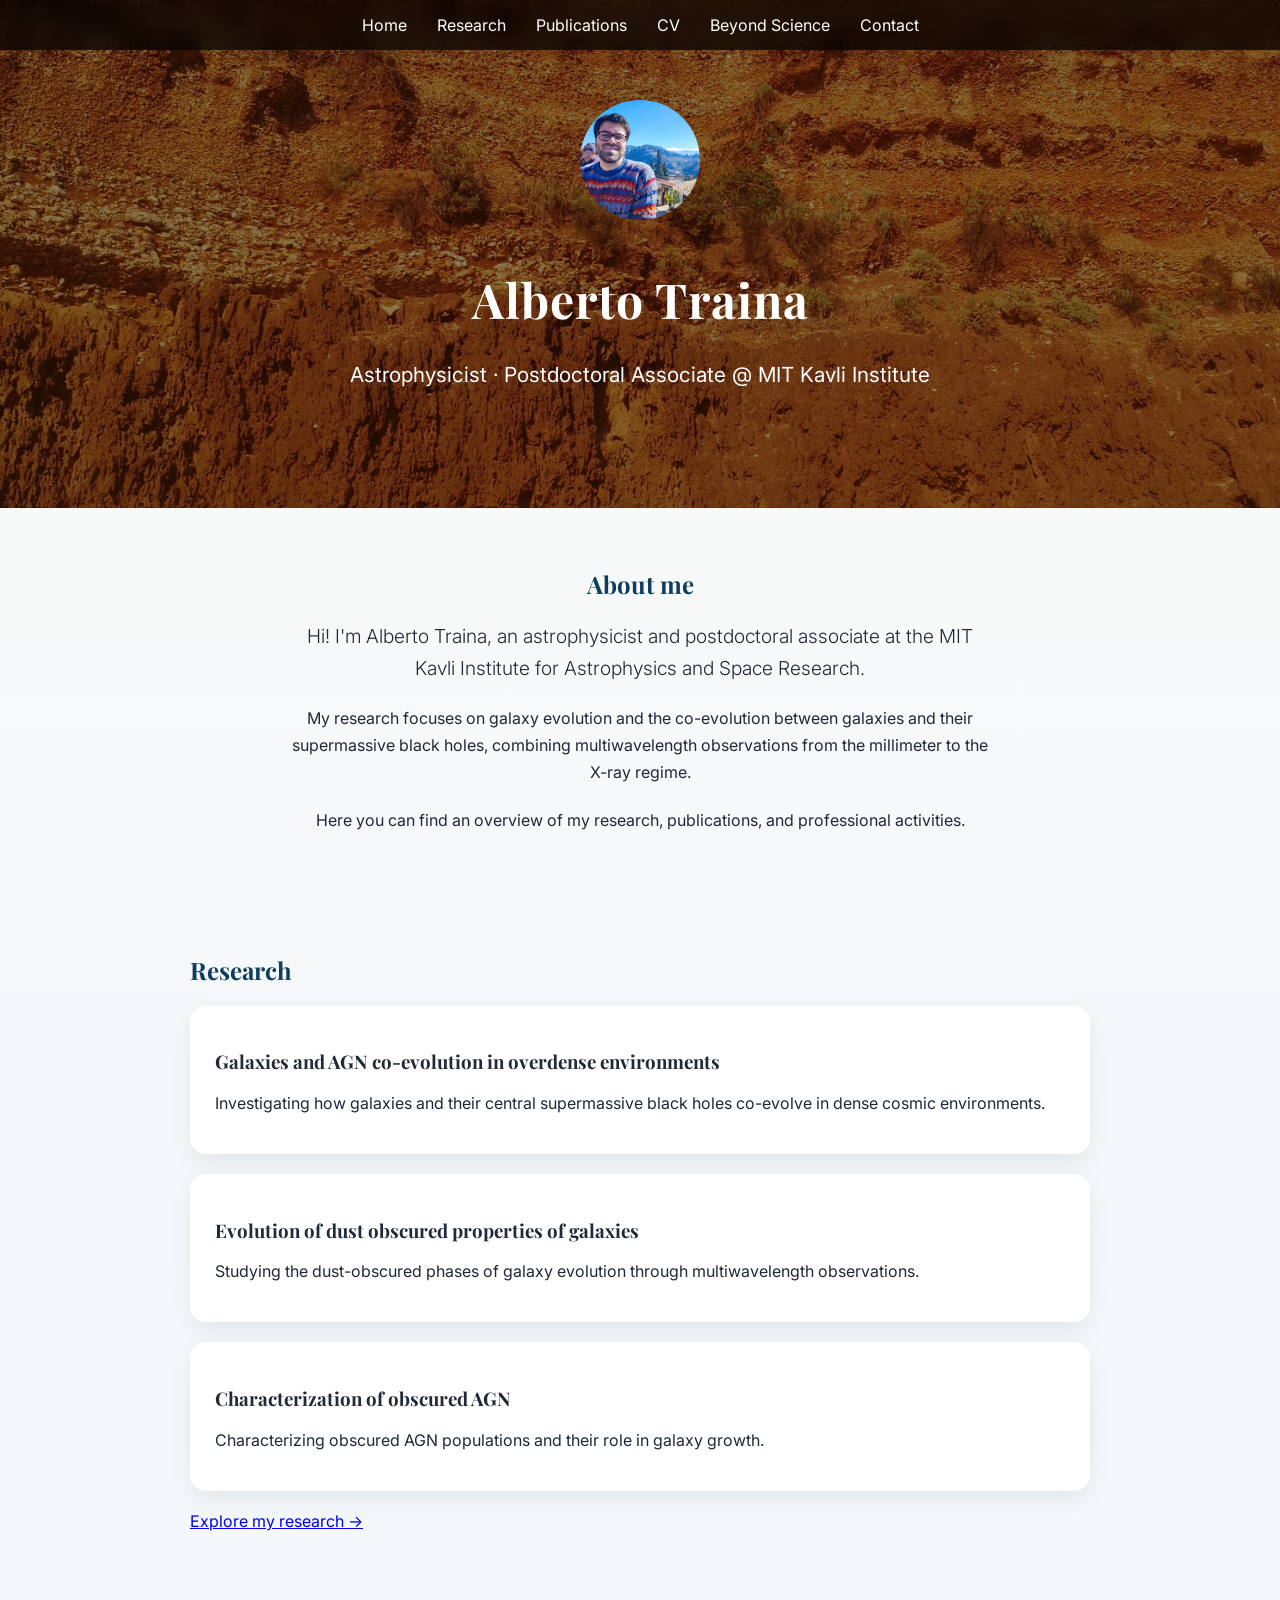
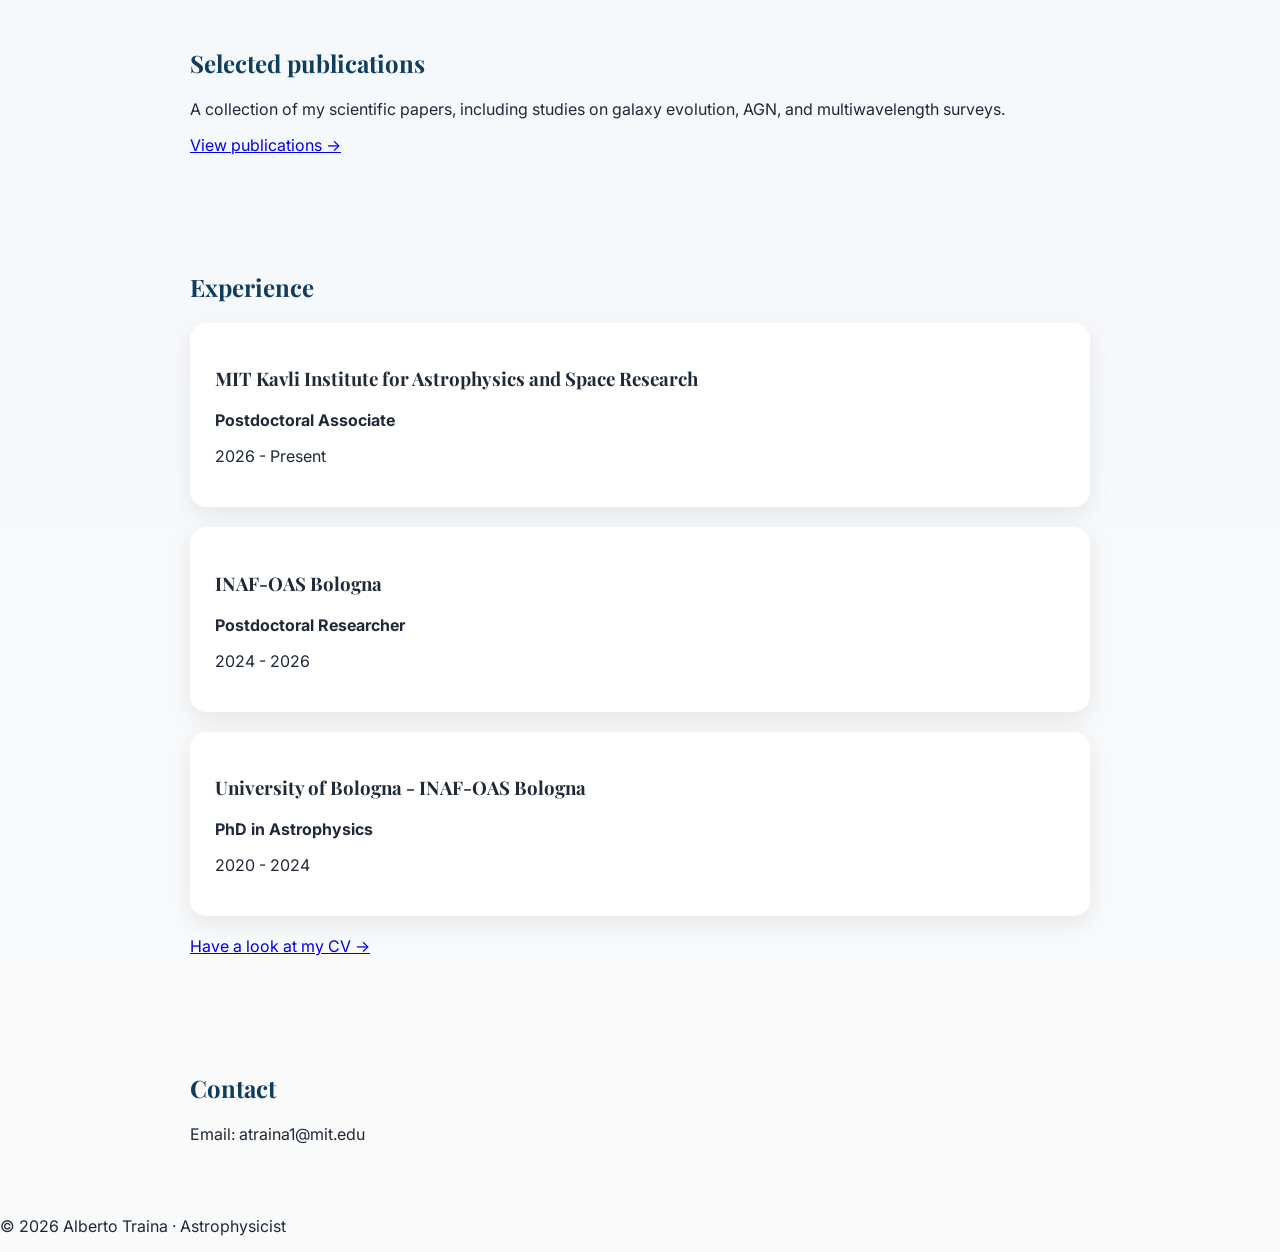
<file: index.html>
<!DOCTYPE html>
<html lang="it">
<head>
    <meta charset="UTF-8">
    <meta name="viewport" content="width=device-width, initial-scale=1.0">
    <title>Alberto Traina personal website</title>

    <link rel="preconnect" href="https://fonts.googleapis.com">
    <link rel="preconnect" href="https://fonts.gstatic.com" crossorigin>

    <link href="https://fonts.googleapis.com/css2?family=Inter:wght@300;400;500;600;700&family=Playfair+Display:wght@600;700&display=swap" rel="stylesheet">    
    <link rel="stylesheet" href="style.css">
</head>

<body>

<nav>
    <ul>
        <li><a href="index.html">Home</a></li>
        <li><a href="research.html">Research</a></li>
        <li><a href="publications.html">Publications</a></li>
        <li><a href="cv.html">CV</a></li>
        <li><a href="beyond.html">Beyond Science</a></li>
        <li><a href="contact.html">Contact</a></li>
    </ul>
</nav>

<header>
    <img src="images/alberto.jpg" alt="Alberto Traina">
    <h1>Alberto Traina</h1>
    <p>Astrophysicist · Postdoctoral Associate @ MIT Kavli Institute</p>
</header>

<section id="about">
    <h2>About me</h2>

    <p>
        Hi! I'm Alberto Traina, an astrophysicist and postdoctoral associate
        at the MIT Kavli Institute for Astrophysics and Space Research.
    </p>

    <p>
        My research focuses on galaxy evolution and the co-evolution between
        galaxies and their supermassive black holes, combining multiwavelength
        observations from the millimeter to the X-ray regime.
    </p>

    <p>
        Here you can find an overview of my research, publications,
        and professional activities.
    </p>

</section>

<section id="research">
    <h2>Research</h2>

    <div class="card">
        <h3>Galaxies and AGN co-evolution in overdense environments</h3>
        <p>
            Investigating how galaxies and their central supermassive black holes
            co-evolve in dense cosmic environments.
        </p>
    </div>

    <div class="card">
        <h3>Evolution of dust obscured properties of galaxies</h3>
        <p>
            Studying the dust-obscured phases of galaxy evolution through
            multiwavelength observations.
        </p>
    </div>

    <div class="card">
        <h3>Characterization of obscured AGN</h3>
        <p>
            Characterizing obscured AGN populations and their role in galaxy growth.
        </p>
    </div>    

    <p>
        <a href="research.html">Explore my research →</a>
    </p>

</section>


<section id="Publications">
<h2>Selected publications</h2>

<p>
A collection of my scientific papers, including studies on galaxy
evolution, AGN, and multiwavelength surveys.
</p>

</div>

<p>
<a href="publications.html">View publications →</a>
</p>

</section>


<section id="experience">

    <h2>Experience</h2>

    <div class="card">

        <h3>MIT Kavli Institute for Astrophysics and Space Research</h3>
        <p>
            <strong>Postdoctoral Associate</strong>
        </p>
        <p>
            2026 - Present
        </p>

    </div>


    <div class="card">

        <h3>INAF-OAS Bologna</h3>
        <p>
            <strong>Postdoctoral Researcher</strong>
        </p>
        <p>
            2024 - 2026
        </p>

    </div>


    <div class="card">

        <h3>University of Bologna - INAF-OAS Bologna</h3>
        <p>
            <strong>PhD in Astrophysics</strong>
        </p>
        <p>
            2020 - 2024
        </p>

    </div>

<p>
<a href="cv.html">Have a look at my CV →</a>
</p>    

</section>



<section id="contact">
    <h2>Contact</h2>

    <p>Email: atraina1@mit.edu</p>
</section>

<footer>

<p>
© 2026 Alberto Traina · Astrophysicist
</p>

</footer>

<script src="script.js"></script>

</body>
</html>
</file>
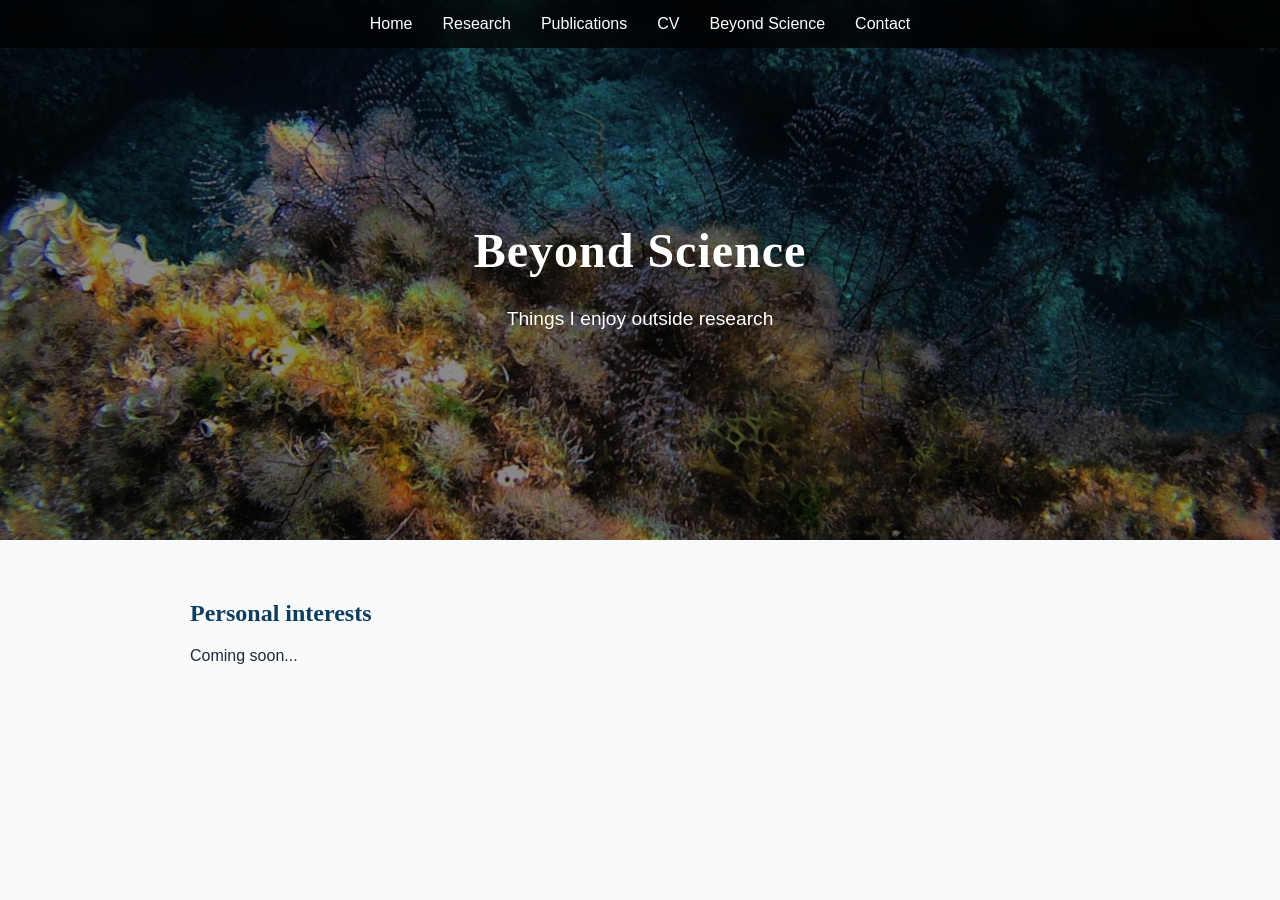
<file: beyond.html>
<!DOCTYPE html>
<html lang="en">

<head>

<meta charset="UTF-8">
<meta name="viewport" content="width=device-width, initial-scale=1.0">

<title>Beyond Science | Alberto Traina</title>

<link rel="stylesheet" href="style.css">

</head>


<body>


<nav>
<ul>

<li><a href="index.html">Home</a></li>
<li><a href="research.html">Research</a></li>
<li><a href="publications.html">Publications</a></li>
<li><a href="cv.html">CV</a></li>
<li><a href="beyond.html">Beyond Science</a></li>
<li><a href="contact.html">Contact</a></li>

</ul>
</nav>


<header class="page-header beyond-header">

<h1>Beyond Science</h1>

<p>
Things I enjoy outside research
</p>

</header>


<section>

<h2>Personal interests</h2>

<p>
Coming soon...
</p>

</section>


</body>

</html>
</file>
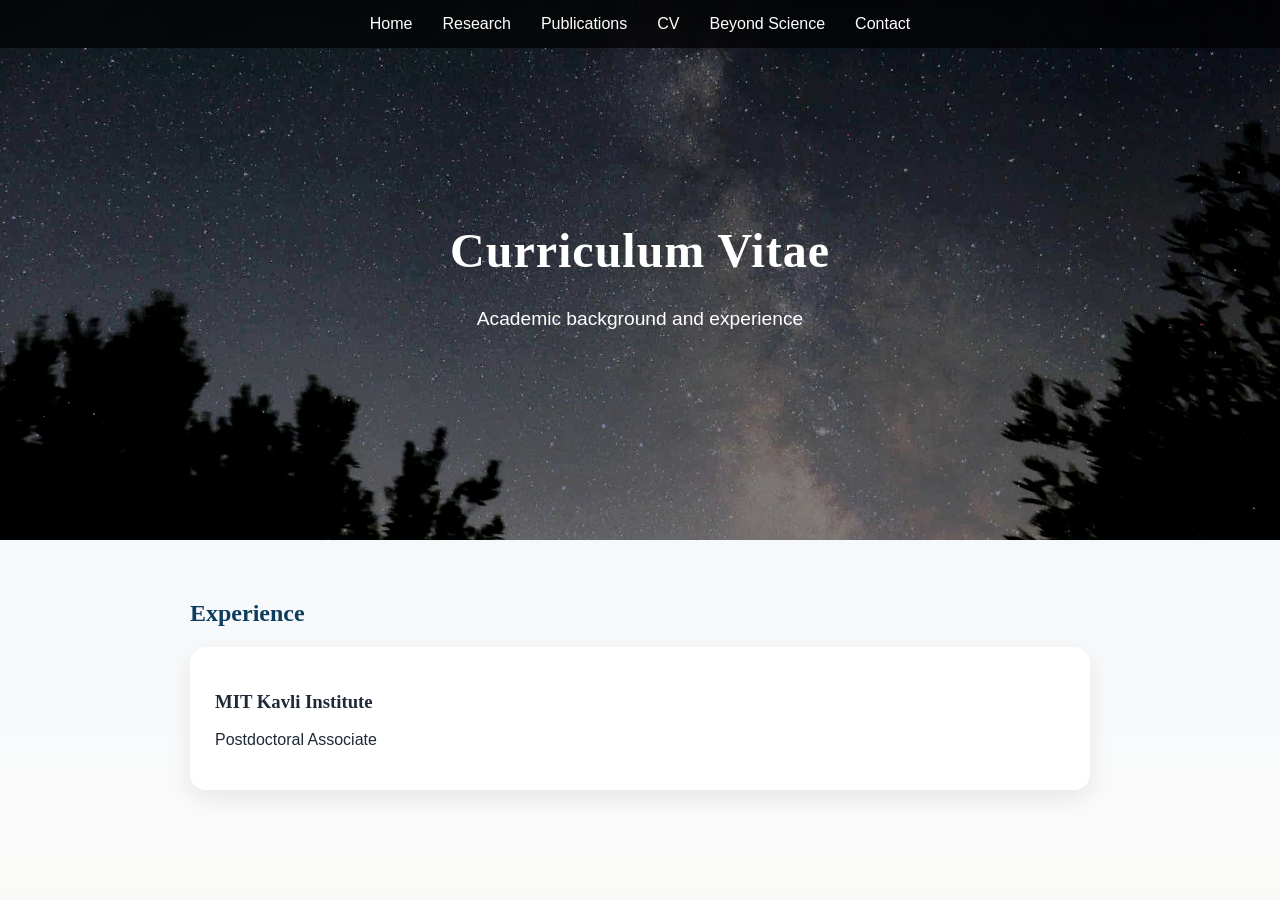
<file: cv.html>
<!DOCTYPE html>
<html lang="en">

<head>

<meta charset="UTF-8">
<meta name="viewport" content="width=device-width, initial-scale=1.0">

<title>CV | Alberto Traina</title>

<link rel="stylesheet" href="style.css">

</head>


<body>


<nav>
<ul>

<li><a href="index.html">Home</a></li>
<li><a href="research.html">Research</a></li>
<li><a href="publications.html">Publications</a></li>
<li><a href="cv.html">CV</a></li>
<li><a href="beyond.html">Beyond Science</a></li>
<li><a href="contact.html">Contact</a></li>

</ul>
</nav>


<header class="page-header cv-header">

<h1>Curriculum Vitae</h1>

<p>
Academic background and experience
</p>

</header>


<section>

<h2>Experience</h2>


<div class="card">

<h3>MIT Kavli Institute</h3>

<p>
Postdoctoral Associate
</p>

</div>


</section>


</body>

</html>
</file>
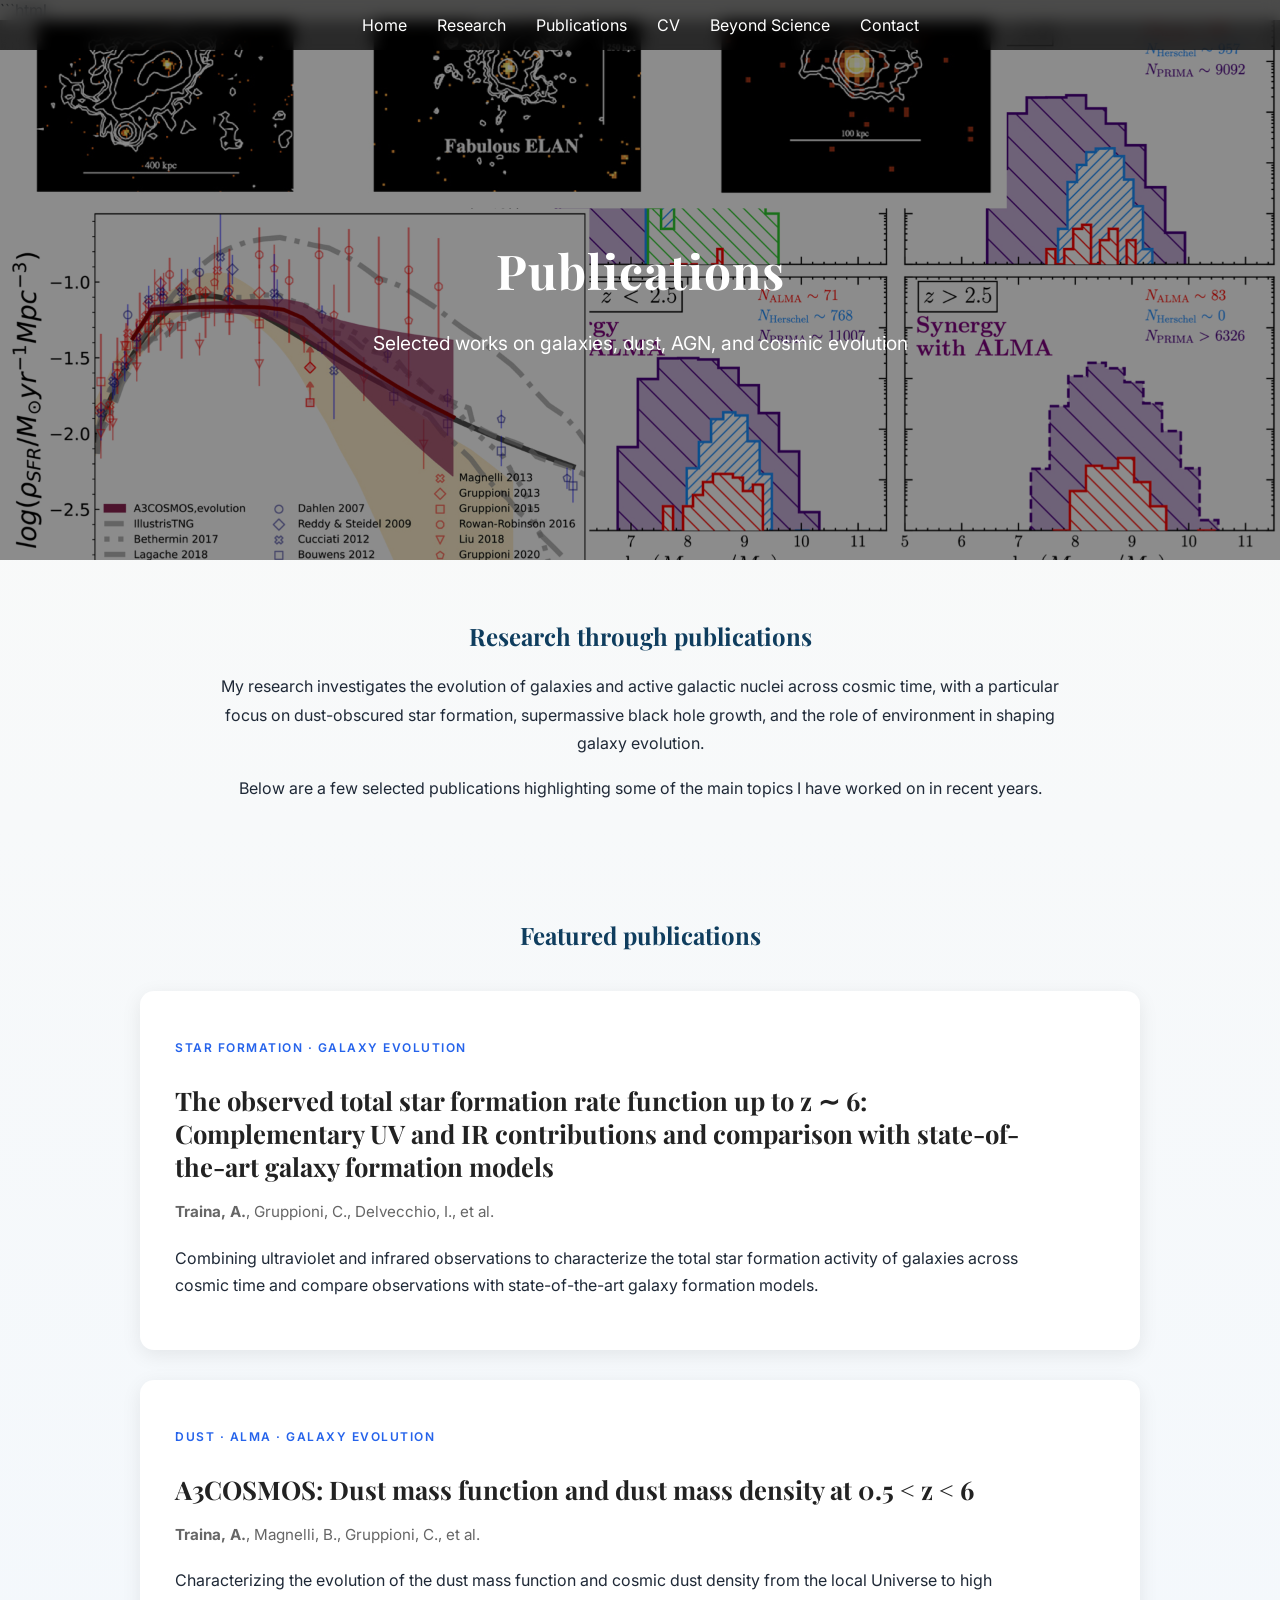
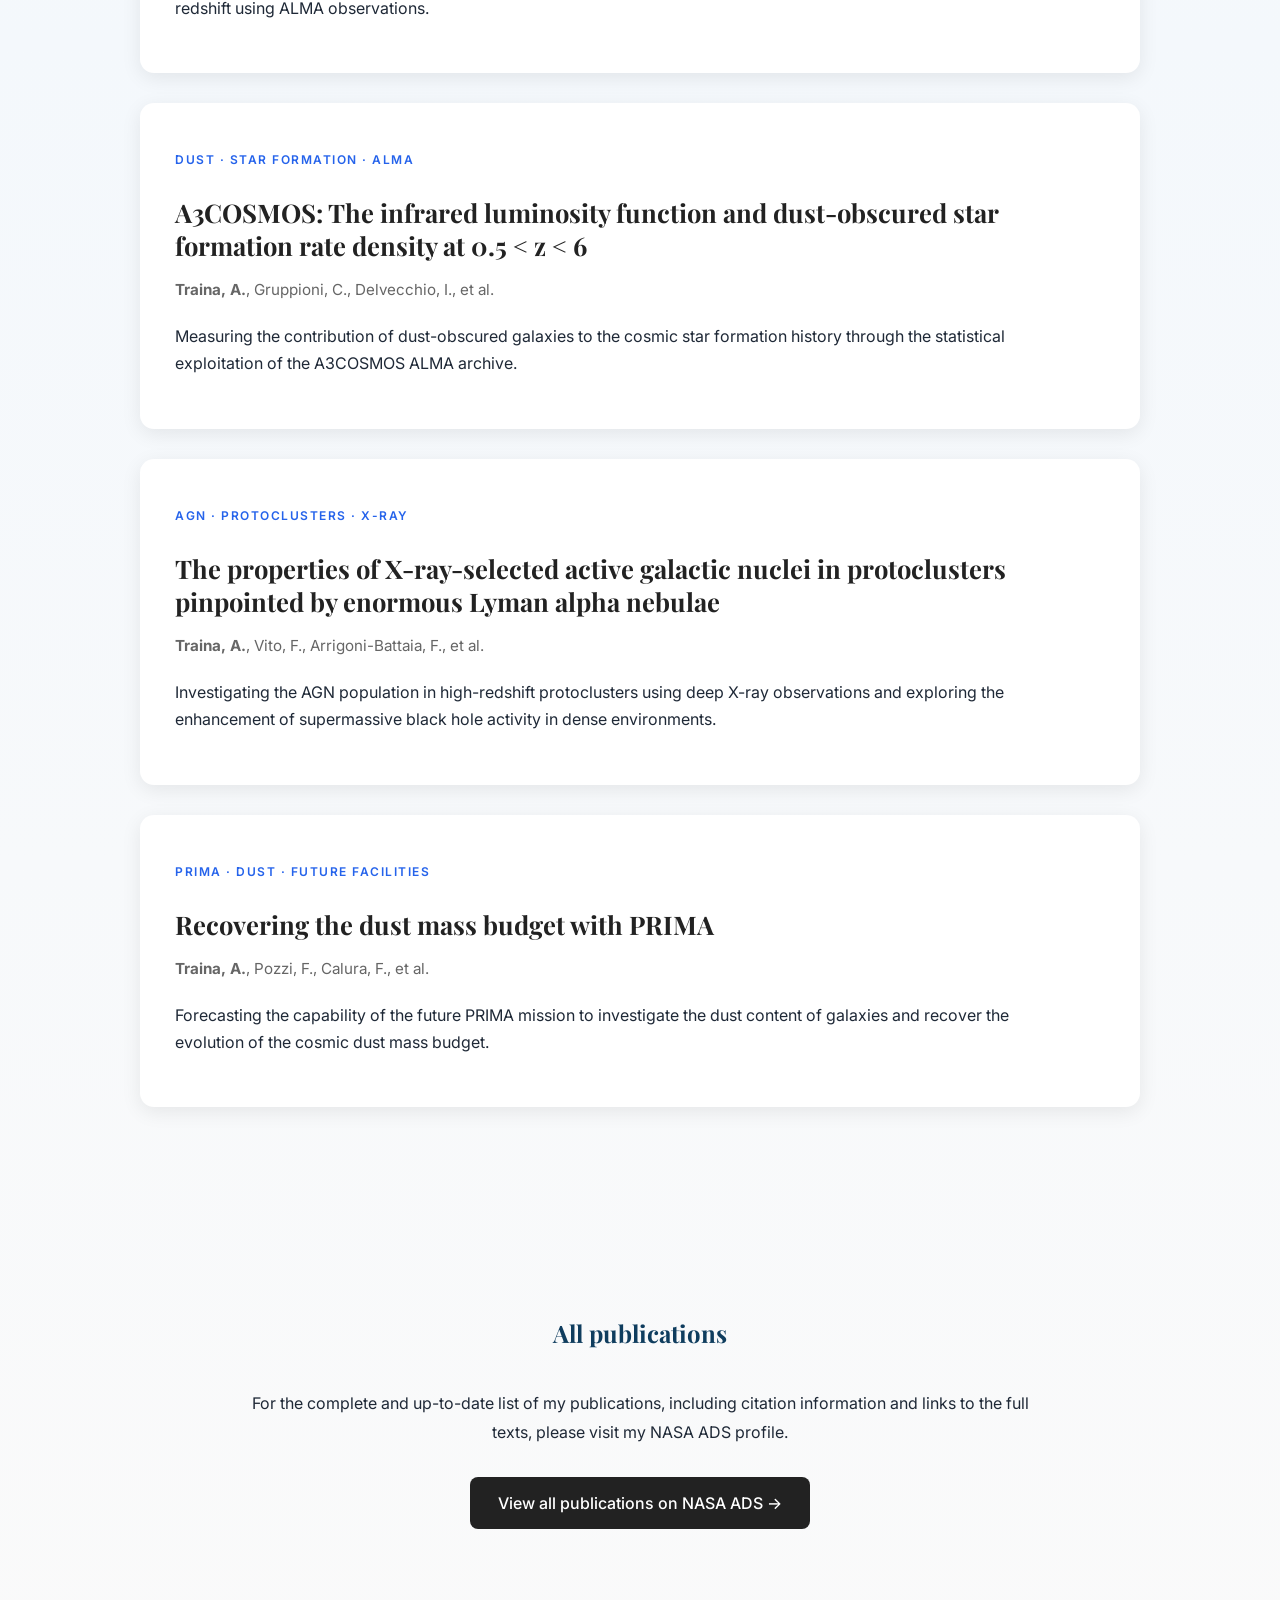
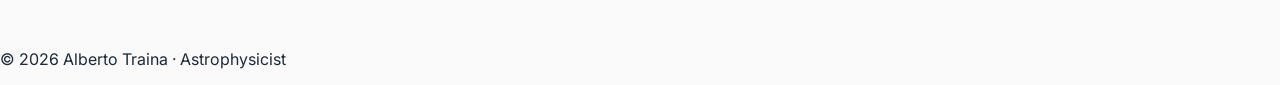
<file: publications.html>
```html
<!DOCTYPE html>
<html lang="en">

<head>

    <meta charset="UTF-8">
    <meta name="viewport" content="width=device-width, initial-scale=1.0">

    <title>Publications | Alberto Traina</title>

    <link rel="preconnect" href="https://fonts.googleapis.com">
    <link rel="preconnect" href="https://fonts.gstatic.com" crossorigin>

    <link href="https://fonts.googleapis.com/css2?family=Inter:wght@300;400;500;600;700&family=Playfair+Display:wght@600;700&display=swap"
          rel="stylesheet">

    <link rel="stylesheet" href="style.css">

</head>


<body>


<!-- =========================
     NAVIGATION
========================= -->

<nav>

    <ul>

        <li><a href="index.html">Home</a></li>

        <li><a href="research.html">Research</a></li>

        <li><a href="publications.html">Publications</a></li>

        <li><a href="cv.html">CV</a></li>

        <li><a href="beyond.html">Beyond Science</a></li>

        <li><a href="contact.html">Contact</a></li>

    </ul>

</nav>



<!-- =========================
     HEADER
========================= -->

<header class="page-header publications-header">

    <h1>Publications</h1>

    <p>
        Selected works on galaxies, dust, AGN, and cosmic evolution
    </p>

</header>



<!-- =========================
     INTRODUCTION
========================= -->

<section class="publications-intro">

    <h2>Research through publications</h2>

    <p>
        My research investigates the evolution of galaxies and active
        galactic nuclei across cosmic time, with a particular focus on
        dust-obscured star formation, supermassive black hole growth,
        and the role of environment in shaping galaxy evolution.
    </p>

    <p>
        Below are a few selected publications highlighting some of the
        main topics I have worked on in recent years.
    </p>

</section>



<!-- =========================
     FEATURED PUBLICATIONS
========================= -->

<section class="featured-publications">

    <h2>Featured publications</h2>



    <!-- =========================
         PAPER 1
    ========================= -->

    <article class="featured-paper">

        <div class="featured-paper-content">

            <p class="paper-topic">
                STAR FORMATION · GALAXY EVOLUTION
            </p>

            <h3>

                <a href="#" target="_blank">

                    The observed total star formation rate function
                    up to z ∼ 6: Complementary UV and IR contributions
                    and comparison with state-of-the-art galaxy
                    formation models

                </a>

            </h3>

            <p class="paper-authors">

                <strong>Traina, A.</strong>, Gruppioni, C.,
                Delvecchio, I., et al.

            </p>

            <p>

                Combining ultraviolet and infrared observations to
                characterize the total star formation activity of galaxies
                across cosmic time and compare observations with
                state-of-the-art galaxy formation models.

            </p>

        </div>

    </article>



    <!-- =========================
         PAPER 2
    ========================= -->

    <article class="featured-paper">

        <div class="featured-paper-content">

            <p class="paper-topic">
                DUST · ALMA · GALAXY EVOLUTION
            </p>

            <h3>

                <a href="#" target="_blank">

                    A3COSMOS: Dust mass function and dust mass density
                    at 0.5 &lt; z &lt; 6

                </a>

            </h3>

            <p class="paper-authors">

                <strong>Traina, A.</strong>, Magnelli, B.,
                Gruppioni, C., et al.

            </p>

            <p>

                Characterizing the evolution of the dust mass function
                and cosmic dust density from the local Universe to
                high redshift using ALMA observations.

            </p>

        </div>

    </article>



    <!-- =========================
         PAPER 3
    ========================= -->

    <article class="featured-paper">

        <div class="featured-paper-content">

            <p class="paper-topic">
                DUST · STAR FORMATION · ALMA
            </p>

            <h3>

                <a href="#" target="_blank">

                    A3COSMOS: The infrared luminosity function and
                    dust-obscured star formation rate density at
                    0.5 &lt; z &lt; 6

                </a>

            </h3>

            <p class="paper-authors">

                <strong>Traina, A.</strong>, Gruppioni, C.,
                Delvecchio, I., et al.

            </p>

            <p>

                Measuring the contribution of dust-obscured galaxies
                to the cosmic star formation history through the
                statistical exploitation of the A3COSMOS ALMA archive.

            </p>

        </div>

    </article>



    <!-- =========================
         PAPER 4
    ========================= -->

    <article class="featured-paper">

        <div class="featured-paper-content">

            <p class="paper-topic">
                AGN · PROTOCLUSTERS · X-RAY
            </p>

            <h3>

                <a href="#" target="_blank">

                    The properties of X-ray-selected active galactic
                    nuclei in protoclusters pinpointed by enormous
                    Lyman alpha nebulae

                </a>

            </h3>

            <p class="paper-authors">

                <strong>Traina, A.</strong>, Vito, F.,
                Arrigoni-Battaia, F., et al.

            </p>

            <p>

                Investigating the AGN population in high-redshift
                protoclusters using deep X-ray observations and
                exploring the enhancement of supermassive black hole
                activity in dense environments.

            </p>

        </div>

    </article>



    <!-- =========================
         PAPER 5
    ========================= -->

    <article class="featured-paper">

        <div class="featured-paper-content">

            <p class="paper-topic">
                PRIMA · DUST · FUTURE FACILITIES
            </p>

            <h3>

                <a href="#" target="_blank">

                    Recovering the dust mass budget with PRIMA

                </a>

            </h3>

            <p class="paper-authors">

                <strong>Traina, A.</strong>, Pozzi, F.,
                Calura, F., et al.

            </p>

            <p>

                Forecasting the capability of the future PRIMA mission
                to investigate the dust content of galaxies and recover
                the evolution of the cosmic dust mass budget.

            </p>

        </div>

    </article>


</section>



<!-- =========================
     ADS
========================= -->

<section class="all-publications">

    <h2>All publications</h2>

    <p>

        For the complete and up-to-date list of my publications,
        including citation information and links to the full texts,
        please visit my NASA ADS profile.

    </p>


<a
    class="ads-button"
    href="https://ui.adsabs.harvard.edu/search/filter_database_fq_database=AND&filter_database_fq_database=((database%3Aastronomy%20OR%20database%3Aphysics))&filter_database_fq_database=database%3A%22astronomy%22&fq=%7B!type%3Daqp%20v%3D%24fq_database%7D&fq_database=(((database%3Aastronomy%20OR%20database%3Aphysics))%20AND%20database%3A%22astronomy%22)&p_=0&q=%20author%3A%22traina%2C%20a%22&sort=date%20desc%2C%20bibcode%20desc"
    target="_blank"
>
    View all publications on NASA ADS →
</a>

</section>



<!-- =========================
     FOOTER
========================= -->

<footer>

<p>
© 2026 Alberto Traina · Astrophysicist
</p>

</footer>



<script src="script.js"></script>

</body>

</html>
</file>
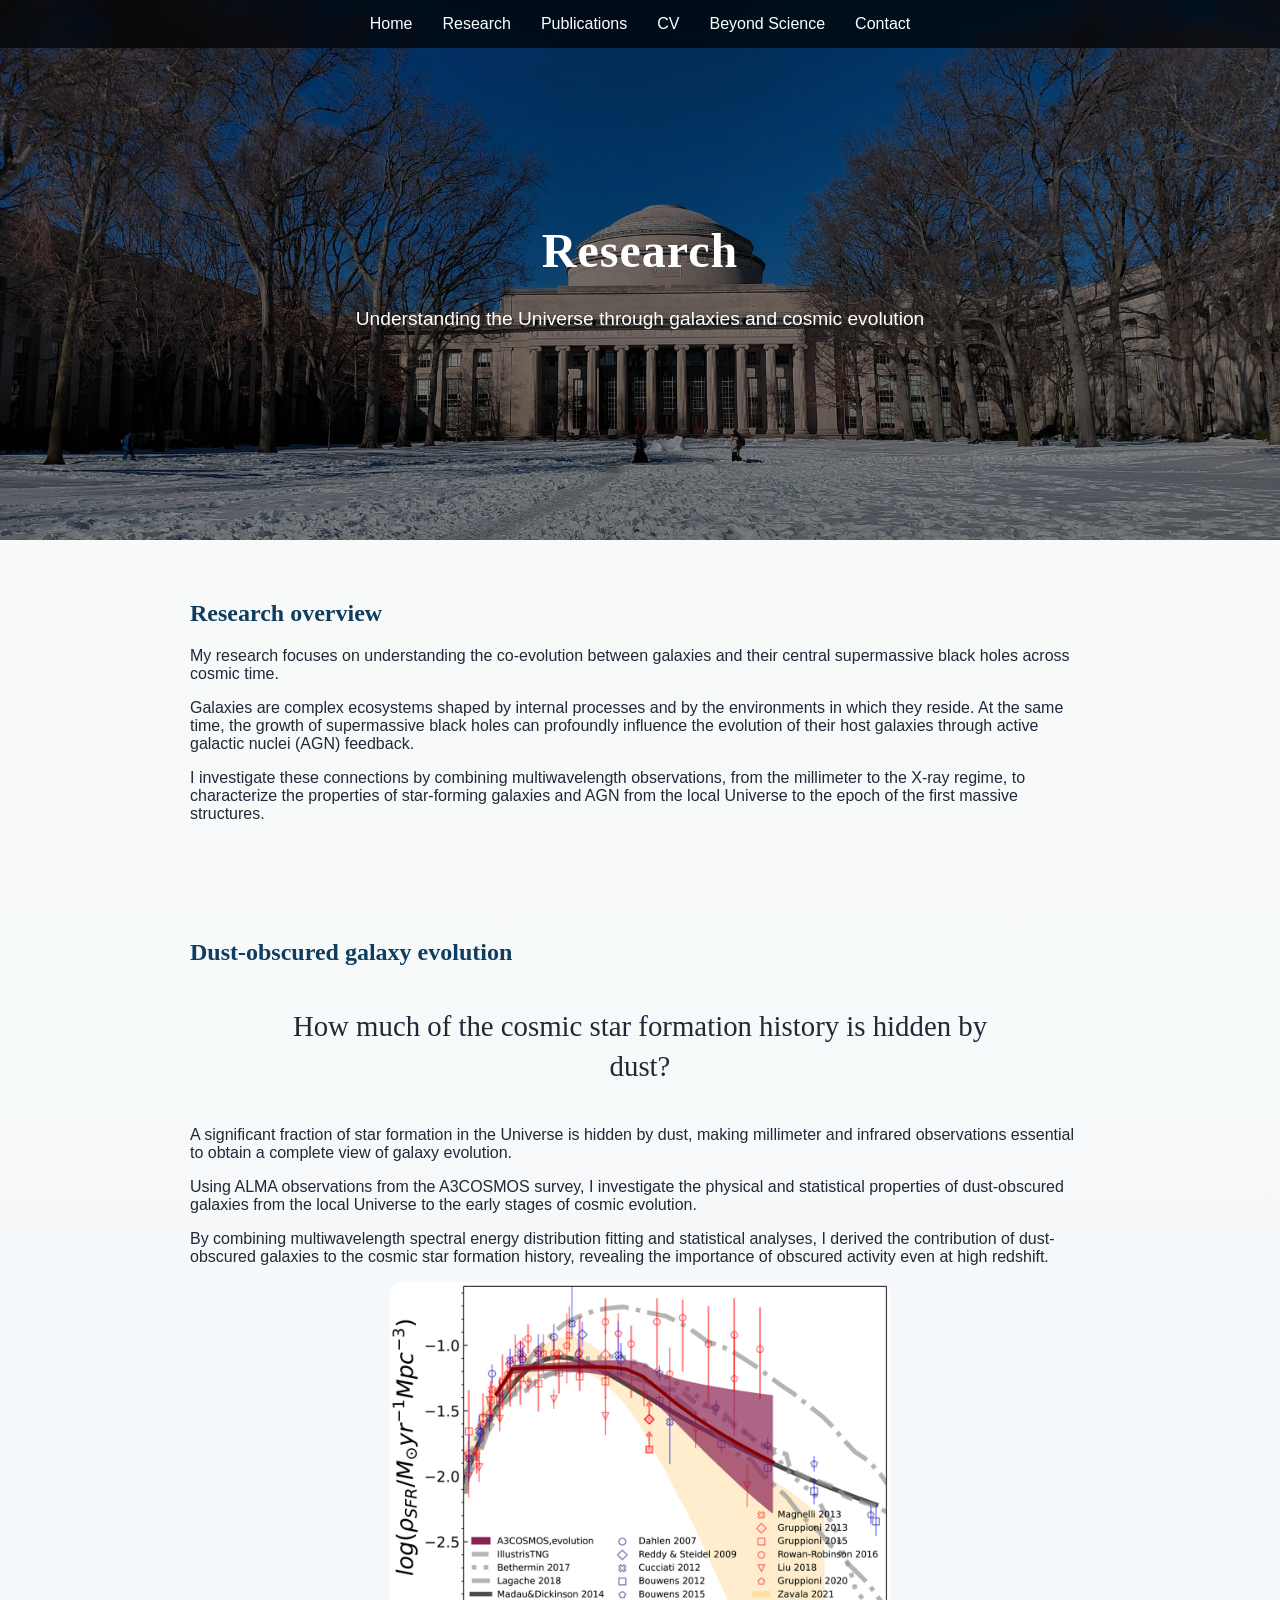
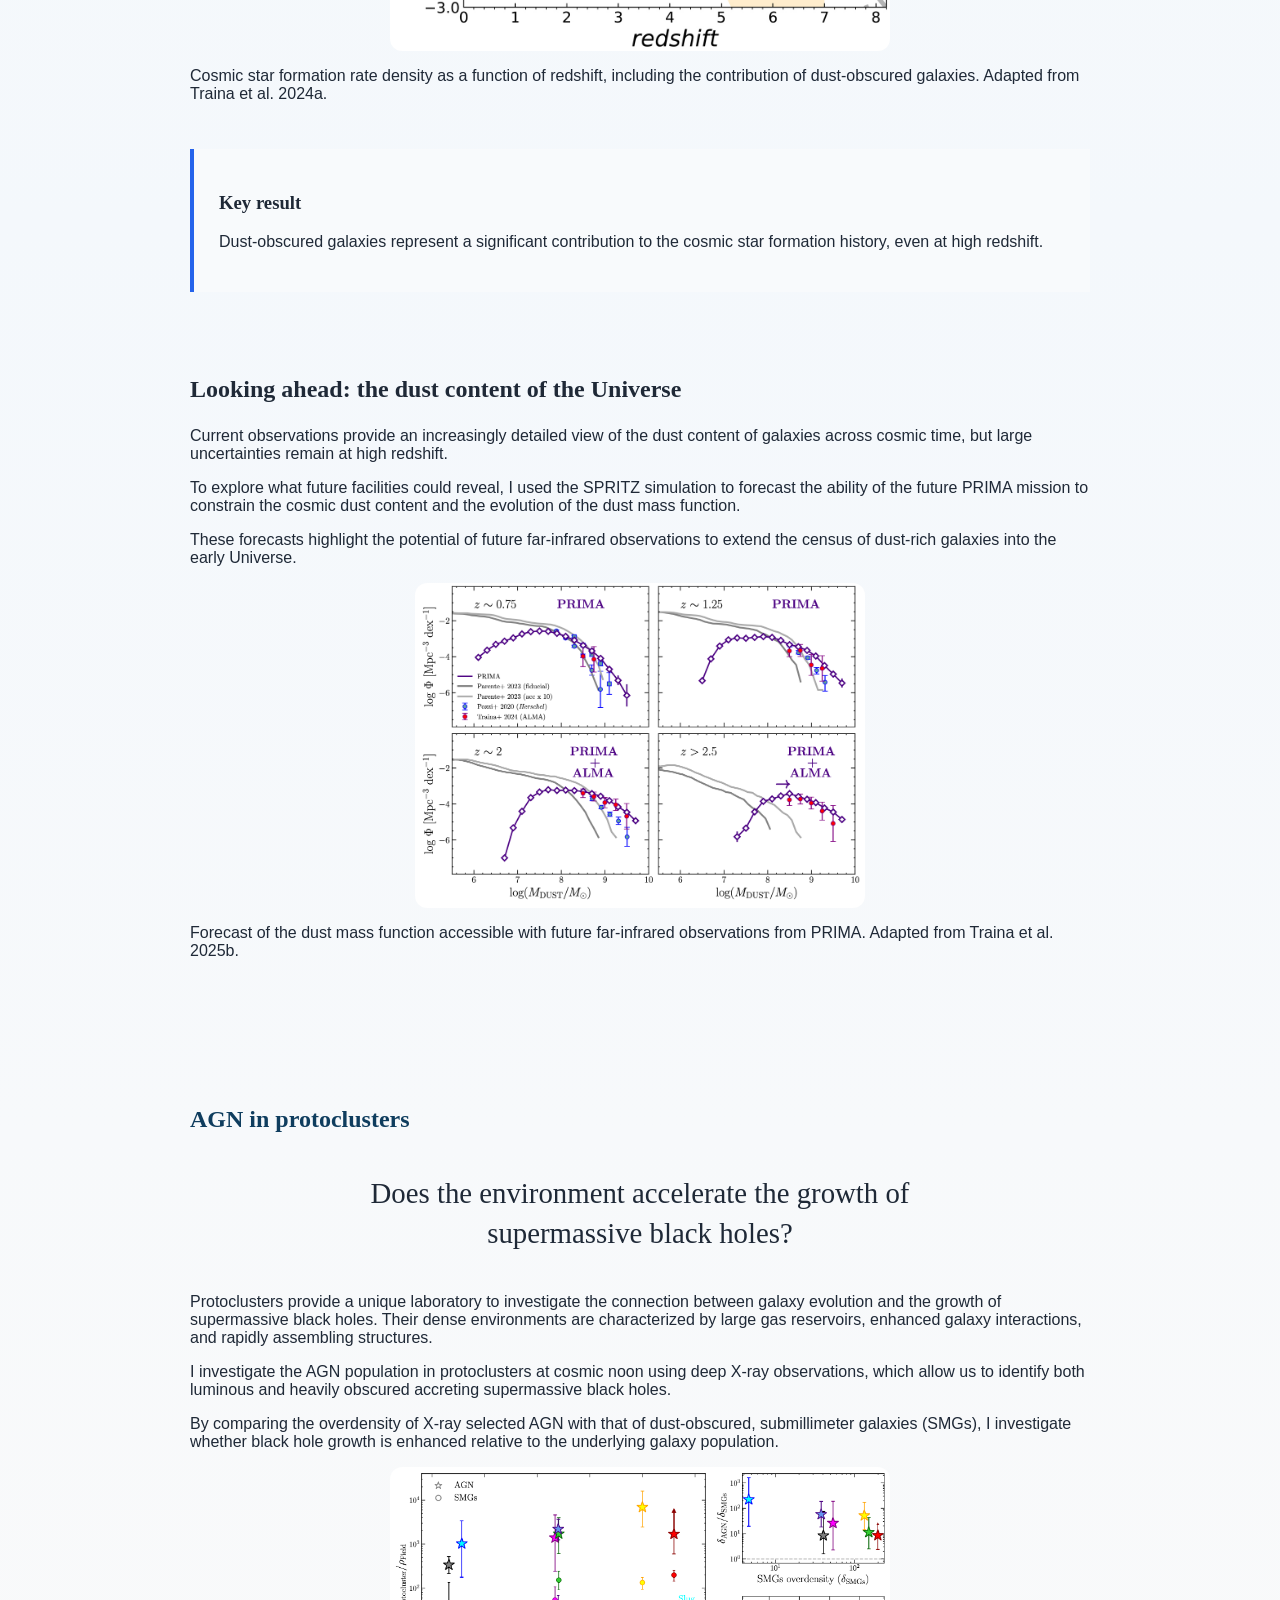
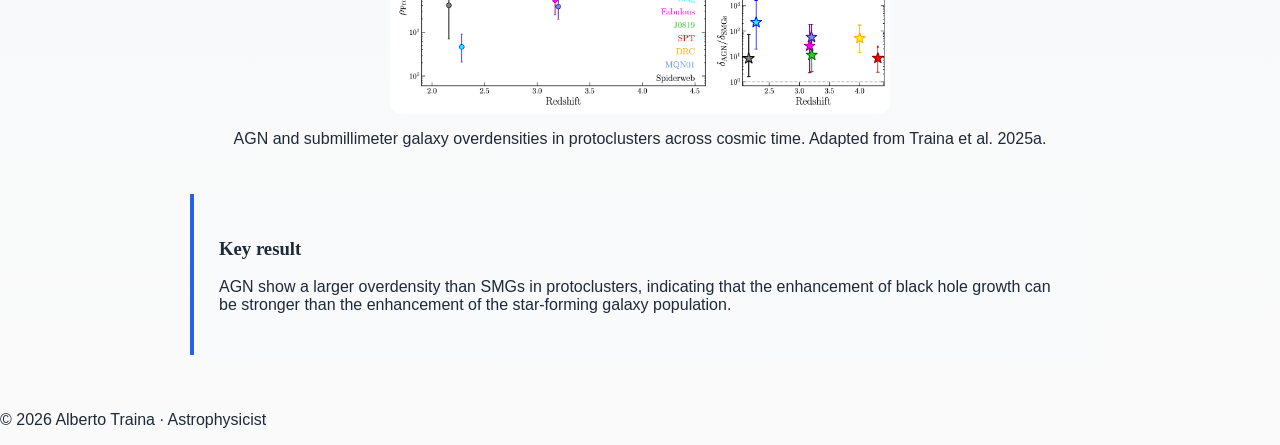
<file: research.html>
<!DOCTYPE html>
<html lang="en">

<head>
    <meta charset="UTF-8">
    <meta name="viewport" content="width=device-width, initial-scale=1.0">

    <title>Research | Alberto Traina</title>

    <link rel="stylesheet" href="style.css">
</head>


<body>

<nav>
    <ul>
        <li><a href="index.html">Home</a></li>
        <li><a href="research.html">Research</a></li>
        <li><a href="publications.html">Publications</a></li>
        <li><a href="cv.html">CV</a></li>
        <li><a href="beyond.html">Beyond Science</a></li>
        <li><a href="contact.html">Contact</a></li>
    </ul>
</nav>


<header class="page-header research-header">

    <h1>Research</h1>

    <p>
        Understanding the Universe through galaxies and cosmic evolution
    </p>

</header>


<section class="research-intro">

    <h2>Research overview</h2>

    <p>
        My research focuses on understanding the co-evolution between
        galaxies and their central supermassive black holes across cosmic time.
    </p>

    <p>
        Galaxies are complex ecosystems shaped by internal processes and
        by the environments in which they reside. At the same time, the growth
        of supermassive black holes can profoundly influence the evolution of
        their host galaxies through active galactic nuclei (AGN) feedback.
    </p>

    <p>
        I investigate these connections by combining multiwavelength
        observations, from the millimeter to the X-ray regime, to characterize
        the properties of star-forming galaxies and AGN from the local Universe
        to the epoch of the first massive structures.
    </p>

</section>



<section class="research-block">

    <div class="research-text">

        <h2>
            Dust-obscured galaxy evolution
        </h2>

        <p class="research-lead">
            How much of the cosmic star formation history is hidden by dust?
        </p>


        <p>
            A significant fraction of star formation in the Universe is
            hidden by dust, making millimeter and infrared observations
            essential to obtain a complete view of galaxy evolution.
        </p>

        <p>
            Using ALMA observations from the A3COSMOS survey, I investigate
            the physical and statistical properties of dust-obscured galaxies
            from the local Universe to the early stages of cosmic evolution.
        </p>

        <p>
            By combining multiwavelength spectral energy distribution fitting
            and statistical analyses, I derived the contribution of
            dust-obscured galaxies to the cosmic star formation history,
            revealing the importance of obscured activity even at high
            redshift.
        </p>

    </div>


    <div class="research-image">

        <img src="images/sfrd.jpg"
             alt="Cosmic star formation rate density">

        <p class="caption">
            Cosmic star formation rate density as a function of redshift,
            including the contribution of dust-obscured galaxies.
            Adapted from Traina et al. 2024a.
        </p>

    </div>


    <div class="result-box">

    <h3>Key result</h3>

    <p>
    Dust-obscured galaxies represent a significant
    contribution to the cosmic star formation history,
    even at high redshift.
    </p>

    </div>

    <div class="research-extension">


        <div class="research-text">

            <h3>Looking ahead: the dust content of the Universe</h3>

            <p>
                Current observations provide an increasingly detailed view of
                the dust content of galaxies across cosmic time, but large
                uncertainties remain at high redshift.
            </p>

            <p>
                To explore what future facilities could reveal, I used the
                SPRITZ simulation to forecast the ability of the future PRIMA
                mission to constrain the cosmic dust content and the evolution
                of the dust mass function.
            </p>

            <p>
                These forecasts highlight the potential of future
                far-infrared observations to extend the census of dust-rich
                galaxies into the early Universe.
            </p>


                    
            <div class="research-image">

            <img src="images/prima_dust_mass_function.jpg"
                alt="Forecast of the dust mass function with PRIMA">

            <p class="caption">
                Forecast of the dust mass function accessible with future
                far-infrared observations from PRIMA. Adapted from Traina et al. 2025b.
            </p>

            </div>

        </div>

    </div>    

</section>



<section class="research-block reverse">



    <div class="research-text">

        <h2>AGN in protoclusters</h2>

        <p class="research-lead">
            Does the environment accelerate the growth of
            supermassive black holes?
        </p>

        <p>
            Protoclusters provide a unique laboratory to investigate the
            connection between galaxy evolution and the growth of
            supermassive black holes. Their dense environments are
            characterized by large gas reservoirs, enhanced galaxy
            interactions, and rapidly assembling structures.
        </p>

        <p>
            I investigate the AGN population in protoclusters at
            cosmic noon using deep X-ray observations, which allow us
            to identify both luminous and heavily obscured accreting
            supermassive black holes.
        </p>

        <p>
            By comparing the overdensity of X-ray selected AGN with that
            of dust-obscured, submillimeter galaxies (SMGs), I investigate
            whether black hole growth is enhanced relative to the
            underlying galaxy population.
        </p>

    </div>


    <div class="research-image">

        <img src="images/agn_smg_overdensity.jpg"
             alt="AGN and SMG overdensity in protoclusters">

        <p class="caption">
            AGN and submillimeter galaxy overdensities in protoclusters
            across cosmic time. Adapted from Traina et al. 2025a.
        </p>

    </div>    


    <div class="result-box">

    <h3>Key result</h3>

    <p>
    AGN show a larger overdensity than SMGs in protoclusters,
    indicating that the enhancement of black hole growth can be
    stronger than the enhancement of the star-forming galaxy
    population.
    </p>

    </div>

</section>

<footer>

<p>
© 2026 Alberto Traina · Astrophysicist
</p>

</footer>

<script src="script.js"></script>

</body>

</html>
</file>
<file: style.css>
body{
    margin:0;
    font-family:'Inter', sans-serif;
    color:#1f2937;

    background:linear-gradient(
        180deg,
        #fafaf8 0%,
        #f4f8fc 50%,
        #fafafa 100%
    );
}


header{
    position:relative;
    background-image: url("images/sfondo2.jpg");
    background-size:cover;
    background-position:center;
    color:white;
    text-align:center;
    padding:100px 20px;
    min-height:300px;

    display:flex;
    flex-direction:column;
    align-items:center;
    justify-content:center;
}

header h1,
header p{
    position:relative;
    z-index:1;
}

header::before{
    content:"";
    position:absolute;
    inset:0;
    background:rgba(0,0,0,0.45);
    z-index:0;
}

section{
    max-width:900px;
    margin:auto;
    padding:40px 20px;
}

.card{
    background:#ffffff;
    padding:25px;
    margin:20px 0;
    border-radius:16px;
    box-shadow:0 8px 25px rgba(0,0,0,0.08);
}

.card{

    transition:
        transform .35s ease,
        box-shadow .35s ease;

}

.card:hover{

    transform:translateY(-6px);

    box-shadow:0 15px 35px rgba(0,0,0,.12);

}

h2{
    color:#0f3d5e;
}

header h1{
    font-size:3rem;
    margin-bottom:10px;
    letter-spacing:1px;
}

header p{
    font-size:1.3rem;
}

header img{
    width:120px;
    height:120px;
    object-fit:cover;
    border-radius:50%;
    margin-bottom:15px;
    border:0px solid white;
    z-index:1;
}

header img,
header h1,
header p{
    animation: fadeInUp 1s ease forwards;
    opacity:0;
}

header img{
    animation-delay:0.2s;
}

header h1{
    animation-delay:0.5s;
}

header p{
    animation-delay:0.8s;
}


header,
.page-header{

    background-attachment:fixed;

}


@keyframes fadeInUp{
    from{
        opacity:0;
        transform:translateY(30px);
    }

    to{
        opacity:1;
        transform:translateY(0);
    }
}


nav{
    position:fixed;
    top:0;
    width:100%;
    background:rgba(0,0,0,0.7);
    z-index:10;
    backdrop-filter:blur(8px);
}

nav ul{
    list-style:none;
    display:flex;
    justify-content:center;
    gap:30px;
    margin:0;
    padding:15px;
}

nav a{
    color:white;
    text-decoration:none;
    font-size:1rem;
    transition:0.3s;
}

nav a:hover{
    color:#8ecbff;
}

h1,
h2,
h3{
    font-family:'Playfair Display', serif;
}


@media (max-width: 768px){

    nav ul{
        gap:15px;
        font-size:0.9rem;
        flex-wrap:wrap;
        padding:10px;
    }

    header{
        padding:80px 20px;
        min-height:250px;
    }

    header img{
        width:90px;
        height:90px;
    }

    header h1{
        font-size:2.2rem;
    }

    header p{
        font-size:1rem;
    }

    section{
        padding:30px 20px;
    }

}




#about{
    text-align:center;
}

#about p{
    max-width:700px;
    margin:20px auto;
    line-height:1.7;
}


#about p:first-of-type{
    font-size:1.2rem;
    font-weight:300;
}

.page-header{

    background:#0f3d5e;
    color:white;
    text-align:center;
    padding:100px 20px;

}


.page-header h1{

    font-size:3rem;

}


.page-header p{

    font-size:1.2rem;

}

.page-header{
    position:relative;
    background-size:cover;
    background-position:center;
    color:white;
    text-align:center;
    padding:120px 20px;
}


.page-header::before{
    content:"";
    position:absolute;
    inset:0;
    background:rgba(0,0,0,0.45);
}


.page-header h1,
.page-header p{
    position:relative;
    z-index:1;
}



.research-header{
    background-image:url("images/research.jpg");
}


.publications-header{
    background-image:url("images/publication.jpeg");
}


.cv-header{
    background-image:url("images/cv.jpg");
}


.beyond-header{
    background-image:url("images/beyond.jpg");
}


.contact-header{
    background-image:url("images/contact.jpg");
}


.research-image img{

    width:85%;
    max-width:500px;
    border-radius:12px;

}

.research-image{

    display:flex;
    flex-direction:column;
    align-items:center;

}

.research-lead{

    font-family:'Playfair Display', serif;
    font-size:1.8rem;
    line-height:1.4;
    text-align:center;
    margin:40px auto;
    max-width:700px;

}

.result-box{

    margin-top:30px;
    padding:25px;
    border-left:4px solid #2563eb;
    background:#f8fafc;

}

.research-extension{

    display:flex;
    align-items:center;
    gap:50px;
    margin:60px 0 30px;

}

.research-extension .research-image{
    flex:0 0 40%;
}

.research-extension .research-image img{
    width:85%;
    max-width:450px;
}

.research-extension .research-text{
    flex:1;
}

.research-extension h3{
    font-family:'Playfair Display', serif;
    font-size:1.5rem;
}


/* =========================
   PUBLICATIONS
========================= */

.publications-intro {
    max-width: 850px;
    margin: 0 auto;
    text-align: center;
}

.publications-intro p {
    line-height: 1.8;
}


.featured-publications {
    max-width: 1000px;
    margin: 0 auto;
}


.featured-publications > h2,
.all-publications > h2 {
    text-align: center;
    margin-bottom: 40px;
}


.featured-paper {
    background: white;
    padding: 35px;
    margin: 30px 0;
    border-radius: 14px;
    box-shadow: 0 5px 20px rgba(0,0,0,.08);
    transition: transform 0.25s ease,
                box-shadow 0.25s ease;
}


.featured-paper:hover {
    transform: translateY(-4px);
    box-shadow: 0 10px 25px rgba(0,0,0,.12);
}


.featured-paper-content {
    max-width: 850px;
}


.paper-topic {
    font-size: 0.75rem;
    font-weight: 600;
    letter-spacing: 1.5px;
    color: #2563eb;
    margin-bottom: 12px;
}


.featured-paper h3 {
    font-family: "Playfair Display", serif;
    font-size: 1.6rem;
    line-height: 1.3;
    margin-bottom: 12px;
}


.featured-paper h3 a {
    color: #222;
    text-decoration: none;
}


.featured-paper h3 a:hover {
    color: #2563eb;
}


.paper-authors {
    font-size: 0.95rem;
    color: #666;
    margin-bottom: 20px;
}


.featured-paper p {
    line-height: 1.7;
}


.all-publications {
    max-width: 800px;
    margin: 80px auto;
    text-align: center;
}


.all-publications p {
    line-height: 1.8;
    margin-bottom: 30px;
}


.ads-button {
    display: inline-block;
    padding: 16px 28px;

    background: #222;
    color: white;

    text-decoration: none;

    font-size: 1rem;
    font-weight: 500;

    border-radius: 8px;

    transition: transform 0.2s ease,
                background 0.2s ease;
}


.ads-button:hover {
    transform: translateY(-2px);
    background: #444;
}
</file>
